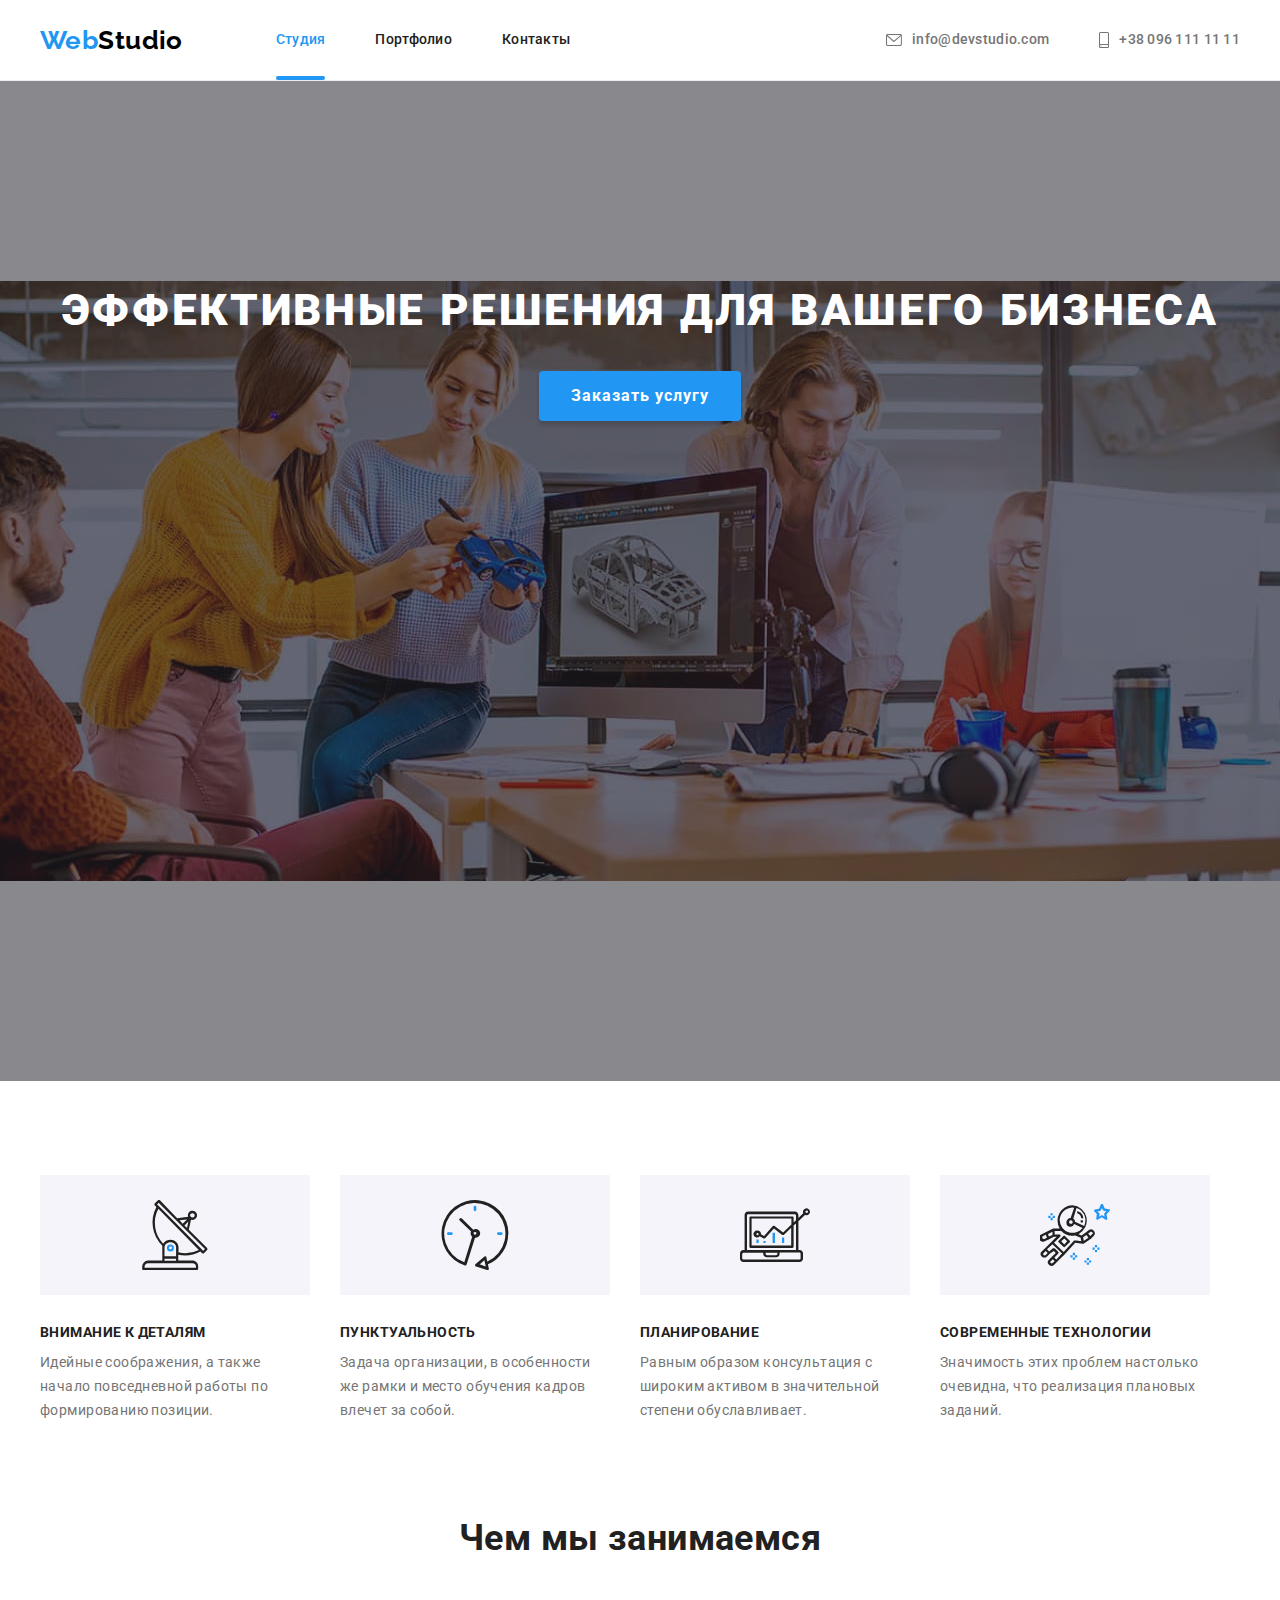
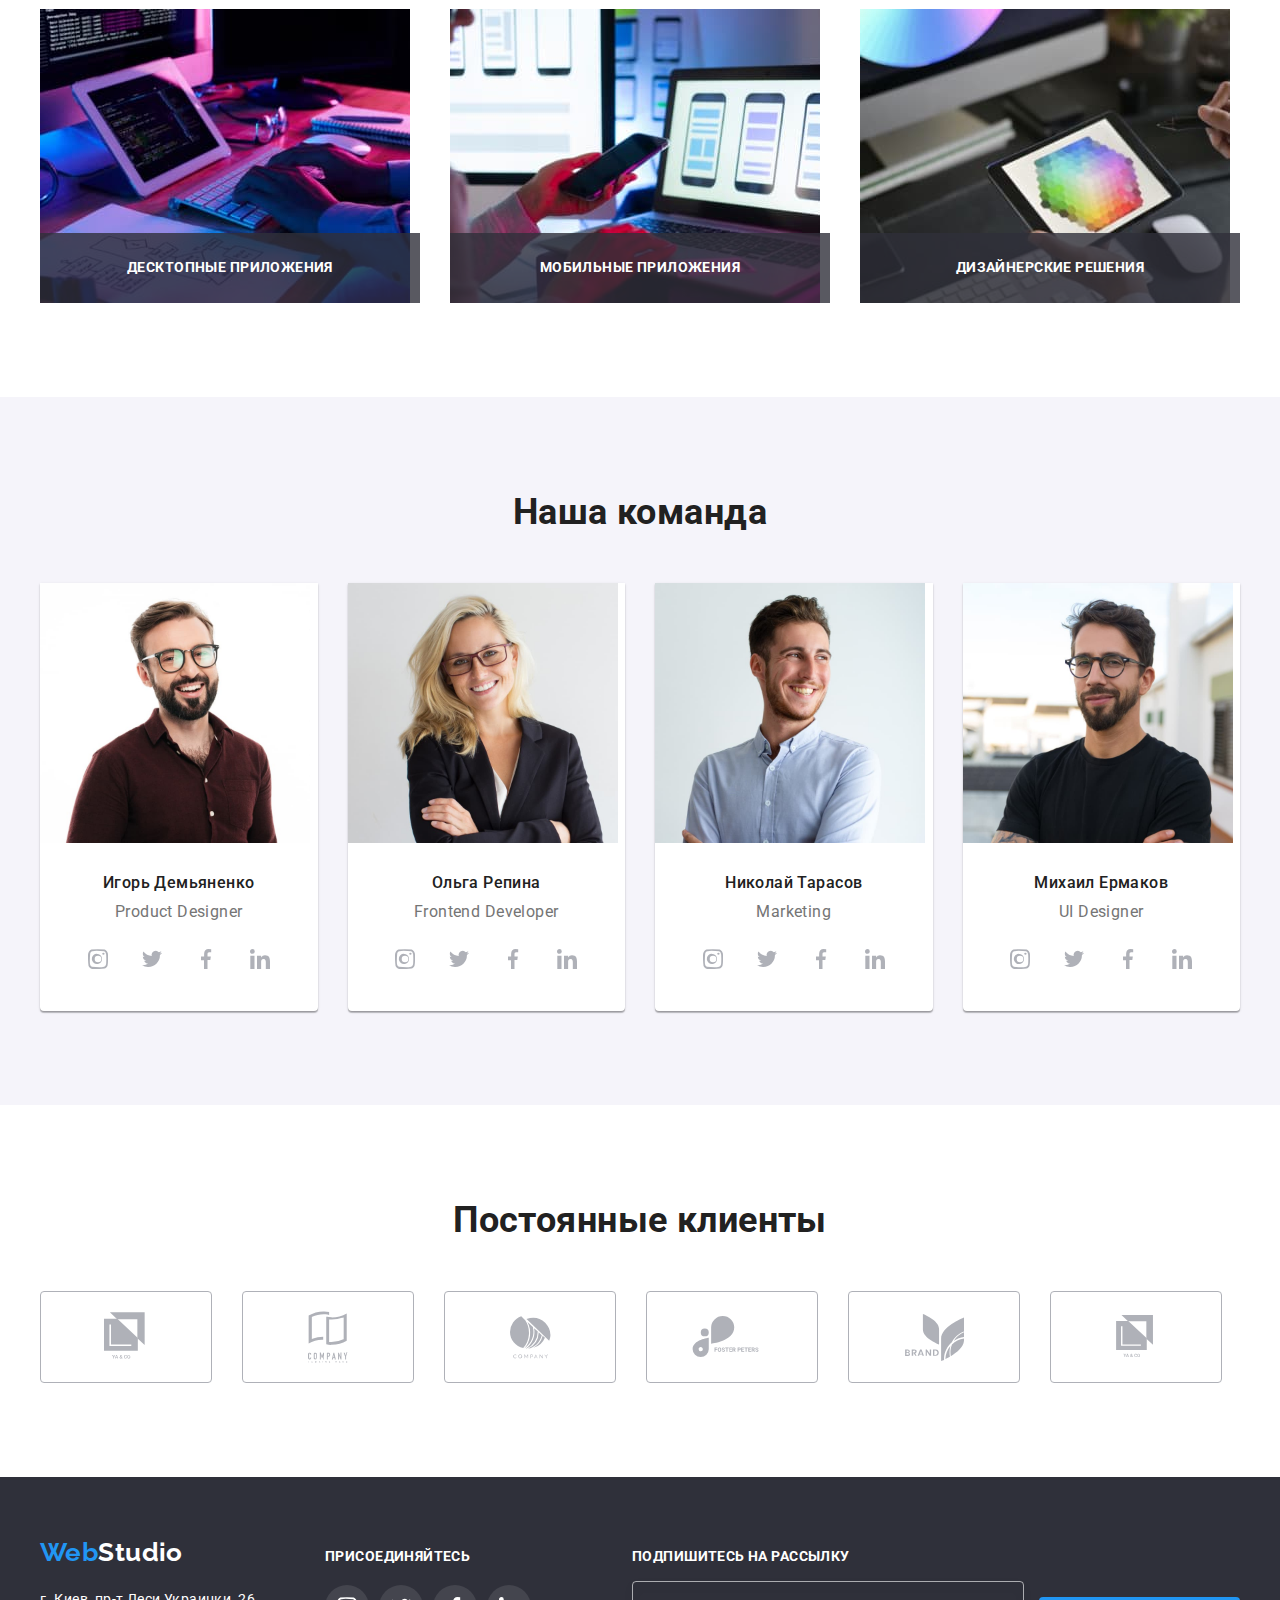
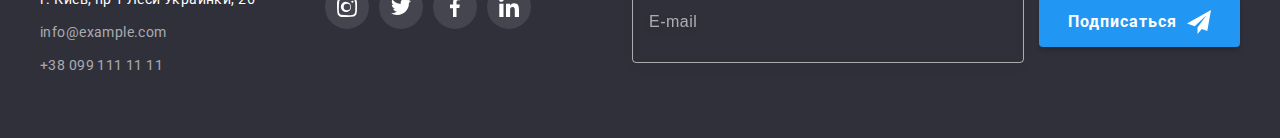
<file: index.html>
<!DOCTYPE html>
<html lang="ru">
  <head>
    <meta charset="UTF-8" />
    <meta http-equiv="X-UA-Compatible" content="IE=edge" />
    <meta name="viewport" content="width=device-width, initial-scale=1.0" />
    <title>Студия</title>
    <link
      href="https://fonts.googleapis.com/css2?family=Raleway:wght@700&family=Roboto:wght@400;500;700;900&display=swap"
      rel="stylesheet"
    />

    <link
      rel="stylesheet"
      href="https://cdnjs.cloudflare.com/ajax/libs/modern-normalize/1.0.0/modern-normalize.min.css"
      integrity="sha512-ISS7cAi1PEhQ8jnbJpJZMd29NlhNj4AWYyLOSp2CE/CsHxTCu+r+t0D2yoJudVrd0/8fTVPUVDzY5Tvli75u/g=="
      crossorigin="anonymous"
    />

    <!-- <link rel="stylesheet" href="./css/styles.css" /> -->
    <link rel="stylesheet" href="./css/main.min.css" />
  </head>
  <body>
    <!-- HEADER -->
    <header class="page-header">
      <div class="container container--flex container--flex-property">
        <nav class="site-nav">
          <a href="index.html" lang="en" class="logo site-nav__logo link">
            <span class="logo__accent">Web</span>Studio
          </a>

          <ul class="navigation list">
            <li class="navigation__item">
              <a
                href="./index.html "
                class="navigation__link link navigation__link--current"
                >Студия</a
              >
            </li>
            <li class="navigation__item">
              <a
                href="./portfolio.html"
                class="navigation__link link transition-link"
                >Портфолио</a
              >
            </li>
            <li class="navigation__item">
              <a href="#" class="navigation__link link transition-link"
                >Контакты</a
              >
            </li>
          </ul>
        </nav>
        <ul class="adds page-header__adds list">
          <li class="adds__item">
            <a
              href="mailto:info@example.com"
              class="adds__link link transition-link"
            >
              <svg class="adds__icon transition-link" width="16" height="12">
                <use href="./images/sprite.svg#icon-envelope"></use>
              </svg>
              info@devstudio.com
            </a>
          </li>
          <li class="adds__item">
            <a href="tel:+380991111111" class="adds__link link transition-link">
              <svg class="adds__icon transition-link" width="10" height="16">
                <use href="./images/sprite.svg#icon-smartphone"></use>
              </svg>
              +38 096 111 11 11</a
            >
          </li>
        </ul>
      </div>
    </header>
    <!-- /HEADER -->

    <!--main-->
    <main>
      <!-- HERO -->

      <section class="hero">
        <div class="hero__bg">
          <div class="container">
            <h1 class="hero__title">Эффективные решения для вашего бизнеса</h1>
            <button type="button" class="hero__button button" data-modal-open>
              Заказать услугу
            </button>
          </div>
        </div>
      </section>
      <!-- /HERO -->

      <!-- QUALITY -->
      <section class="quality section">
        <div class="container">
          <!--Заголовок h2 "Качества" будет скрытым-->
          <h2 class="visually-hidden" hidden>Качества</h2>
          <ul class="list quality-list">
            <li class="quality-list__item">
              <div class="quality-wrapper">
                <svg class="quality-list__icon" width="70" height="70">
                  <use href="./images/sprite.svg#icon-antenna"></use>
                </svg>
              </div>
              <h3 class="quality-list__title">Внимание к деталям</h3>
              <p>
                Идейные соображения, а также начало повседневной работы по
                формированию позиции.
              </p>
            </li>
            <li class="quality-list__item">
              <div class="quality-wrapper">
                <svg class="quality-list__icon" width="70" height="70">
                  <use href="./images/sprite.svg#icon-clock"></use>
                </svg>
              </div>
              <h3 class="quality-list__title">Пунктуальность</h3>
              <p>
                Задача организации, в особенности же рамки и место обучения
                кадров влечет за собой.
              </p>
            </li>
            <li class="quality-list__item">
              <div class="quality-wrapper">
                <svg class="quality-list__icon" width="70" height="70">
                  <use href="./images/sprite.svg#icon-diagram"></use>
                </svg>
              </div>
              <h3 class="quality-list__title">Планирование</h3>
              <p>
                Равным образом консультация с широким активом в значительной
                степени обуславливает.
              </p>
            </li>
            <li class="quality-list__item">
              <div class="quality-wrapper">
                <svg class="quality-list__icon" width="70" height="70">
                  <use href="./images/sprite.svg#icon-astronaut"></use>
                </svg>
              </div>
              <h3 class="quality-list__title">Современные технологии</h3>
              <p>
                Значимость этих проблем настолько очевидна, что реализация
                плановых заданий.
              </p>
            </li>
          </ul>
        </div>
      </section>
      <!-- /QUALITY -->

      <!-- WORK -->
      <section class="work section">
        <div class="container">
          <h2 class="page-title">Чем мы занимаемся</h2>
          <ul class="list work-list">
            <li class="work-list__item">
              <img
                src="./images/box1.jpg"
                alt="Занятие 1"
                class="work-list__pic"
                width="370"
              />
              <div class="work-overlay">
                <p class="work-overlay__text">Десктопные приложения</p>
              </div>
            </li>
            <li class="work-list__item">
              <img
                src="./images/box2.jpg"
                alt="Занятие 2"
                class="work-list__pic"
                width="370"
              />
              <div class="work-overlay">
                <p class="work-overlay__text">Мобильные приложения</p>
              </div>
            </li>
            <li class="work-list__item">
              <img
                src="./images/box3.jpg"
                alt="Занятие 3"
                class="work-list__pic"
                width="370"
              />
              <div class="work-overlay">
                <p class="work-overlay__text">Дизайнерские решения</p>
              </div>
            </li>
          </ul>
        </div>
      </section>
      <!-- /WORK -->

      <!-- TEAM -->
      <section class="team section">
        <div class="container">
          <h2 class="page-title">Наша команда</h2>
          <ul class="list team-list">
            <li class="team-list__item">
              <img
                src="./images/worker1.jpg"
                alt="Игорь Демьяненко. Продакт дизайнер"
                width="270"
                class="team-list__pic"
              />
              <div class="team-wrapper">
                <h3 class="team-list__people">Игорь Демьяненко</h3>
                <p lang="en" class="team-list__post">Product Designer</p>
                <ul class="list social-networks social-networks--geometry">
                  <li class="social-networks__item">
                    <a href="#" class="link social-networks__link">
                      <svg class="social-networks__icon" width="20" height="20">
                        <use href="./images/sprite.svg#icon-instagram"></use>
                      </svg>
                    </a>
                  </li>
                  <li class="social-networks__item">
                    <a href="#" class="link social-networks__link">
                      <svg class="social-networks__icon" width="20" height="20">
                        <use href="./images/sprite.svg#icon-twitter"></use>
                      </svg>
                    </a>
                  </li>
                  <li class="social-networks__item">
                    <a href="#" class="link social-networks__link">
                      <svg class="social-networks__icon" width="20" height="20">
                        <use href="./images/sprite.svg#icon-facebook"></use>
                      </svg>
                    </a>
                  </li>
                  <li class="social-networks__item">
                    <a href="#" class="link social-networks__link">
                      <svg class="social-networks__icon" width="20" height="20">
                        <use href="./images/sprite.svg#icon-linkedin"></use>
                      </svg>
                    </a>
                  </li>
                </ul>
              </div>
            </li>
            <li class="team-list__item">
              <img
                src="./images/worker2.jpg"
                alt="Ольга Репина. Фронтэнд дивэлопэ"
                width="270"
                class="team-list__pic"
              />
              <div class="team-wrapper">
                <h3 class="team-list__people">Ольга Репина</h3>
                <p lang="en" class="team-list__post">Frontend Developer</p>
                <ul class="list social-networks social-networks--geometry">
                  <li class="social-networks__item">
                    <a href="#" class="link social-networks__link">
                      <svg class="social-networks__icon" width="20" height="20">
                        <use href="./images/sprite.svg#icon-instagram"></use>
                      </svg>
                    </a>
                  </li>
                  <li class="social-networks__item">
                    <a href="#" class="link social-networks__link">
                      <svg class="social-networks__icon" width="20" height="20">
                        <use href="./images/sprite.svg#icon-twitter"></use>
                      </svg>
                    </a>
                  </li>
                  <li class="social-networks__item">
                    <a href="#" class="link social-networks__link">
                      <svg class="social-networks__icon" width="20" height="20">
                        <use href="./images/sprite.svg#icon-facebook"></use>
                      </svg>
                    </a>
                  </li>
                  <li class="social-networks__item">
                    <a href="#" class="link social-networks__link">
                      <svg class="social-networks__icon" width="20" height="20">
                        <use href="./images/sprite.svg#icon-linkedin"></use>
                      </svg>
                    </a>
                  </li>
                </ul>
              </div>
            </li>
            <li class="team-list__item">
              <img
                src="./images/worker3.jpg"
                alt="Николай Тарасов. Макетинг"
                width="270"
                class="team-list__pic"
              />
              <div class="team-wrapper">
                <h3 class="team-list__people">Николай Тарасов</h3>
                <p lang="en" class="team-list__post">Marketing</p>
                <ul class="list social-networks social-networks--geometry">
                  <li class="social-networks__item">
                    <a href="#" class="link social-networks__link">
                      <svg class="social-networks__icon" width="20" height="20">
                        <use href="./images/sprite.svg#icon-instagram"></use>
                      </svg>
                    </a>
                  </li>
                  <li class="social-networks__item">
                    <a href="#" class="link social-networks__link">
                      <svg class="social-networks__icon" width="20" height="20">
                        <use href="./images/sprite.svg#icon-twitter"></use>
                      </svg>
                    </a>
                  </li>
                  <li class="social-networks__item">
                    <a href="#" class="link social-networks__link">
                      <svg class="social-networks__icon" width="20" height="20">
                        <use href="./images/sprite.svg#icon-facebook"></use>
                      </svg>
                    </a>
                  </li>
                  <li class="social-networks__item">
                    <a href="#" class="link social-networks__link">
                      <svg class="social-networks__icon" width="20" height="20">
                        <use href="./images/sprite.svg#icon-linkedin"></use>
                      </svg>
                    </a>
                  </li>
                </ul>
              </div>
            </li>
            <li class="team-list__item">
              <img
                src="./images/worker4.jpg"
                alt="Михаил Ермаков. Юай дизайнер"
                width="270"
                class="team-list__pic"
              />
              <div class="team-wrapper">
                <h3 class="team-list__people">Михаил Ермаков</h3>
                <p lang="en" class="team-list__post">UI Designer</p>
                <ul class="list social-networks social-networks--geometry">
                  <li class="social-networks__item">
                    <a href="#" class="link social-networks__link">
                      <svg class="social-networks__icon" width="20" height="20">
                        <use href="./images/sprite.svg#icon-instagram"></use>
                      </svg>
                    </a>
                  </li>
                  <li class="social-networks__item">
                    <a href="#" class="link social-networks__link">
                      <svg class="social-networks__icon" width="20" height="20">
                        <use href="./images/sprite.svg#icon-twitter"></use>
                      </svg>
                    </a>
                  </li>
                  <li class="social-networks__item">
                    <a href="#" class="link social-networks__link">
                      <svg class="social-networks__icon" width="20" height="20">
                        <use href="./images/sprite.svg#icon-facebook"></use>
                      </svg>
                    </a>
                  </li>
                  <li class="social-networks__item">
                    <a href="#" class="link social-networks__link">
                      <svg class="social-networks__icon" width="20" height="20">
                        <use href="./images/sprite.svg#icon-linkedin"></use>
                      </svg>
                    </a>
                  </li>
                </ul>
              </div>
            </li>
          </ul>
        </div>
      </section>
      <!-- /TEAM -->

      <!-- CLIENTS -->
      <section class="clients section">
        <div class="container">
          <h2 class="page-title">Постоянные клиенты</h2>
          <ul class="clients-list list">
            <li class="clients-list__item">
              <a href="#" class="link clients-list__link">
                <svg class="clients-list__icon" width="45" height="50">
                  <use href="./images/sprite.svg#icon-logo1"></use>
                </svg>
              </a>
            </li>
            <li class="clients-list__item">
              <a href="#" class="link clients-list__link">
                <svg class="clients-list__icon" width="40" height="52">
                  <use href="./images/sprite.svg#icon-logo2"></use>
                </svg>
              </a>
            </li>
            <li class="clients-list__item">
              <a href="#" class="link clients-list__link">
                <svg class="clients-list__icon" width="41" height="43">
                  <use href="./images/sprite.svg#icon-logo3"></use>
                </svg>
              </a>
            </li>
            <li class="clients-list__item">
              <a href="#" class="link clients-list__link">
                <svg class="clients-list__icon" width="80" height="42">
                  <use href="./images/sprite.svg#icon-logo4"></use>
                </svg>
              </a>
            </li>
            <li class="clients-list__item">
              <a href="#" class="link clients-list__link">
                <svg class="clients-list__icon" width="59" height="47">
                  <use href="./images/sprite.svg#icon-logo5"></use>
                </svg>
              </a>
            </li>
            <li class="clients-list__item">
              <a href="#" class="link clients-list__link">
                <svg class="clients-list__icon" width="89" height="45">
                  <use href="./images/sprite.svg#icon-logo1"></use>
                </svg>
              </a>
            </li>
          </ul>
        </div>
      </section>
      <!-- /CLIENTS -->
    </main>

    <!-- FOOTER -->
    <footer class="basement">
      <div class="container basement__container">
        <div class="basement-wrapper">
          <a
            href="index.html"
            lang="en"
            class="logo basement__logo basement__logo--color link"
          >
            <span class="logo__accent">Web</span>Studio
          </a>
          <address class="basement-adds">
            <p class="basement-adds__value basement__adds-item">
              г. Киев, пр-т Леси Украинки, 26
            </p>
            <a
              href="mailto:info@example.com"
              class="basement-adds__link link basement__adds-item transition-link"
              >info@example.com</a
            >
            <a
              href="tel:+380991111111"
              class="basement-adds__link link basement__adds-item transition-link"
              >+38 099 111 11 11</a
            >
          </address>
        </div>
        <div class="basement-wrapper">
          <p class="basement-text">присоединяйтесь</p>
          <ul class="list social-networks">
            <li class="social-networks__item social-networks__item--margin">
              <a
                href="#"
                class="link social-networks__link basement__social-networks-link"
              >
                <svg class="social-networks__icon" width="20" height="20">
                  <use href="./images/sprite.svg#icon-instagram"></use>
                </svg>
              </a>
            </li>
            <li class="social-networks__item social-networks__item--margin">
              <a
                href="#"
                class="link social-networks__link basement__social-networks-link"
              >
                <svg class="social-networks__icon" width="20" height="20">
                  <use href="./images/sprite.svg#icon-twitter"></use>
                </svg>
              </a>
            </li>
            <li class="social-networks__item social-networks__item--margin">
              <a
                href="#"
                class="link social-networks__link basement__social-networks-link"
              >
                <svg class="social-networks__icon" width="20" height="20">
                  <use href="./images/sprite.svg#icon-facebook"></use>
                </svg>
              </a>
            </li>
            <li class="social-networks__item social-networks__item--margin">
              <a
                href="#"
                class="link social-networks__link basement__social-networks-link"
              >
                <svg class="social-networks__icon" width="20" height="20">
                  <use href="./images/sprite.svg#icon-linkedin"></use>
                </svg>
              </a>
            </li>
          </ul>
        </div>
        <div class="basement-wrapper">
          <form class="form">
            <label for="form-label" class="form__label basement-text">
              <span class="form__text">Подпишитесь на рассылку</span>
            </label>
            <input
              type="email"
              name="email"
              id="form-label"
              class="form__input"
              placeholder="E-mail"
            />
            <button type="submit" class="form__button button">
              <span class="button__text"
                >Подписаться
                <svg class="button__icon" width="24" height="24">
                  <use href="./images/sprite.svg#icon-send"></use>
                </svg>
              </span>
            </button>
          </form>
        </div>
      </div>
    </footer>
    <!-- /FOOTER -->

    <!-- MODAL-WINDOW -->

    <div class="backdrop is-hidden" data-modal>
      <div class="modal">
        <button type="button" class="close" data-modal-close>
          <svg class="close__icon" width="18" height="18">
            <use href="./images/sprite.svg#icon-close"></use>
          </svg>
        </button>
        <div class="form-modal-wrapper">
          <p class="modal__text">Оставьте свои данные, мы вам перезвоним</p>
          <form class="form-modal">
            <label class="form-modal__label">
              <span class="form-modal__span">Имя</span>
              <span class="form-modal__field">
                <input type="text" name="name" class="form-modal__input" />
                <span class="form-icon">
                  <svg class="form-icon__svg" width="18" height="18">
                    <use href="./images/sprite.svg#icon-person"></use>
                  </svg>
                </span>
              </span>
            </label>
            <label class="form-modal__label">
              <span class="form-modal__span">Телефон</span>
              <span class="form-modal__field">
                <input type="tel" name="phone" class="form-modal__input" />
                <span class="form-icon">
                  <svg class="form-icon__svg" width="18" height="18">
                    <use href="./images/sprite.svg#icon-phone"></use>
                  </svg>
                </span>
              </span>
            </label>
            <label class="form-modal__label">
              <span class="form-modal__span">Почта</span>
              <span class="form-modal__field">
                <input type="email" name="email" class="form-modal__input" />
                <span class="form-icon">
                  <svg class="form-icon__svg" width="18" height="18">
                    <use href="./images/sprite.svg#icon-email"></use>
                  </svg>
                </span>
              </span>
            </label>
            <label class="form-modal__label form-modal__label--textarea">
              <span class="form-modal__span">Комментарий</span>
              <textarea
                name="feedback"
                class="form-modal__textarea"
                placeholder="Введите текст"
              ></textarea>
            </label>

            <label class="form-modal__policy-label">
              <input type="checkbox" name="policy-agree" class="checkbox" />
              <span class="policy-icon">
                <svg class="policy-icon__check" width="16" height="15">
                  <use href="./images/sprite.svg#icon-check"></use>
                </svg>
              </span>

              Соглашаюсь с рассылкой и принимаю&nbsp;
              <a href="#" class="form-modal__policy">Условия договора</a>
            </label>
            <div class="wrapper-btn">
              <button type="submit" class="form-modal__button button">
                <span class="button__text">Отправить</span>
              </button>
            </div>
          </form>
        </div>
      </div>
    </div>
    <!-- /MODAL-WINDOW -->
    <script src="./js/modal.js"></script>
  </body>
</html>
</file>
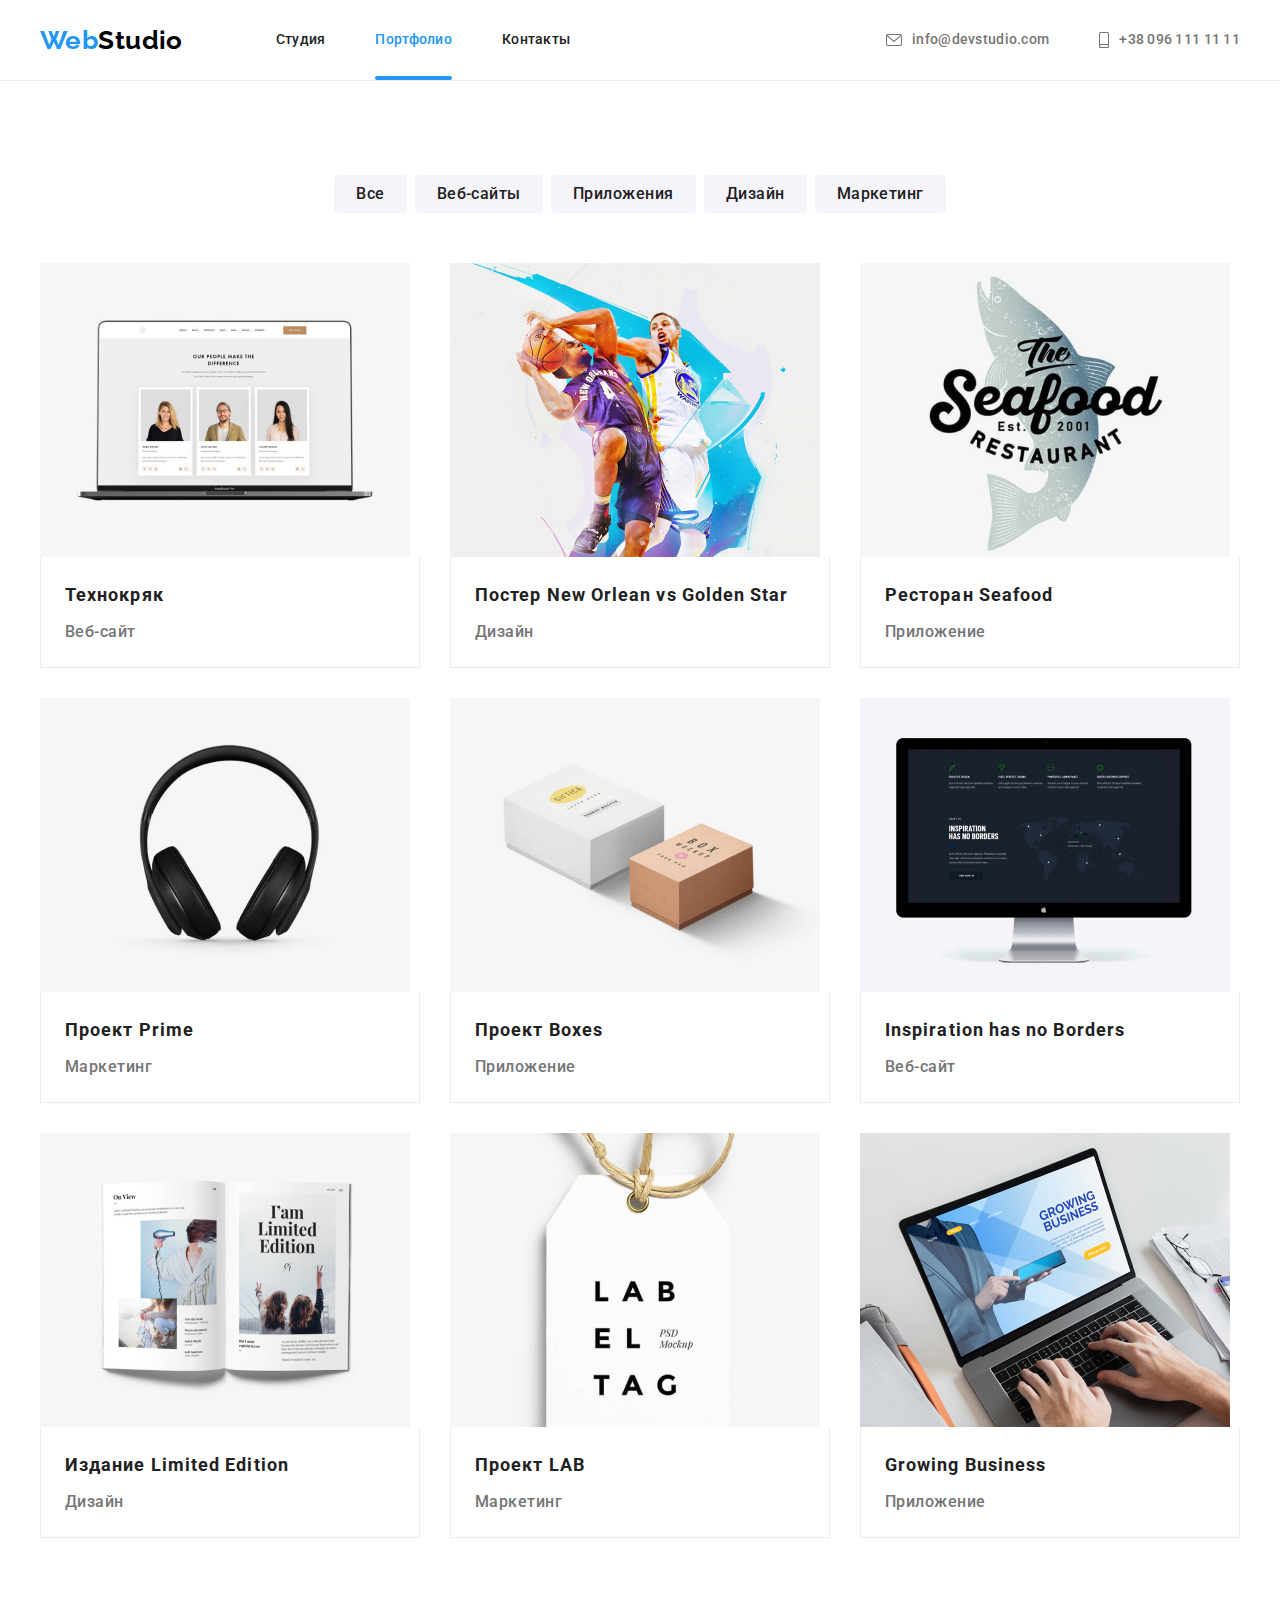
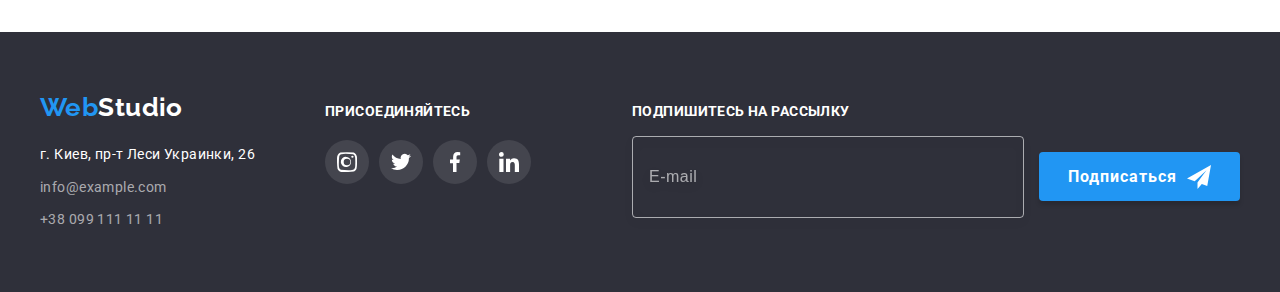
<file: portfolio.html>
<!DOCTYPE html>
<html lang="ru">
  <head>
    <meta charset="UTF-8" />
    <meta http-equiv="X-UA-Compatible" content="IE=edge" />
    <meta name="viewport" content="width=device-width, initial-scale=1.0" />
    <title>Студия</title>
    <link
      href="https://fonts.googleapis.com/css2?family=Raleway:wght@700&family=Roboto:wght@400;500;700;900&display=swap"
      rel="stylesheet"
    />
    <link
      rel="stylesheet"
      href="https://cdnjs.cloudflare.com/ajax/libs/modern-normalize/1.0.0/modern-normalize.min.css"
      integrity="sha512-ISS7cAi1PEhQ8jnbJpJZMd29NlhNj4AWYyLOSp2CE/CsHxTCu+r+t0D2yoJudVrd0/8fTVPUVDzY5Tvli75u/g=="
      crossorigin="anonymous"
    />
    <!-- <link rel="stylesheet" href="./css/styles.css" /> -->
    <link rel="stylesheet" href="./css/main.min.css" />
  </head>
  <body>
    <!-- HEADER -->
    <header class="page-header">
      <div class="container container--flex container--flex-property">
        <nav class="site-nav">
          <a href="index.html" lang="en" class="logo site-nav__logo link">
            <span class="logo__accent">Web</span>Studio
          </a>

          <ul class="navigation list">
            <li class="navigation__item">
              <a
                href="./index.html "
                class="navigation__link link transition-link"
                >Студия</a
              >
            </li>
            <li class="navigation__item">
              <a
                href="./portfolio.html"
                class="navigation__link link navigation__link--current"
                >Портфолио</a
              >
            </li>
            <li class="navigation__item">
              <a href="#" class="navigation__link link transition-link"
                >Контакты</a
              >
            </li>
          </ul>
        </nav>
        <ul class="adds page-header__adds list">
          <li class="adds__item">
            <a
              href="mailto:info@example.com"
              class="adds__link link transition-link"
            >
              <svg class="adds__icon transition-link" width="16" height="12">
                <use href="./images/sprite.svg#icon-envelope"></use>
              </svg>
              info@devstudio.com
            </a>
          </li>
          <li class="adds__item">
            <a href="tel:+380991111111" class="adds__link link transition-link">
              <svg class="adds__icon transition-link" width="10" height="16">
                <use href="./images/sprite.svg#icon-smartphone"></use>
              </svg>
              +38 096 111 11 11</a
            >
          </li>
        </ul>
      </div>
    </header>
    <!-- /HEADER -->

    <!-- MAIN -->
    <main>
      <!-- PORTFOLIO SECTION -->
      <section class="portfolio section">
        <div class="container">
          <!-- SECRET HEADER -->
          <h2 class="visually-hidden" hidden>Фильтр</h2>
          <!-- /SECRET HEADER -->

          <ul class="list filter">
            <li class="filter__item">
              <button type="button" class="button filter__button">Все</button>
            </li>
            <li class="filter__item">
              <button type="button" class="button filter__button">
                Веб-сайты
              </button>
            </li>
            <li class="filter__item">
              <button type="button" class="button filter__button">
                Приложения
              </button>
            </li>
            <li class="filter__item">
              <button type="button" class="button filter__button">
                Дизайн
              </button>
            </li>
            <li class="filter__item">
              <button type="button" class="button filter__button">
                Маркетинг
              </button>
            </li>
          </ul>

          <!-- SECRET HEADER -->
          <h1 class="visually-hidden" hidden>Портфолио</h1>
          <!-- /SECRET HEADER -->

          <ul class="list portfolio-list">
            <li class="portfolio-list__item">
              <a href="#" class="link portfolio-list__link">
                <div class="shadow-cards">
                  <div class="thumb">
                    <img
                      src="./images/portfolio/project1.jpg"
                      alt="Веб-сайт технокряк"
                      width="370"
                      class="portfolio-list__img"
                    />
                    <div class="portfolio-overlay">
                      <p class="portfolio-overlay__text">
                        Технокряк это современная площадка распространения
                        коронавируса. Компании используют эту платформу для
                        цифрового шпионажа и атак на защищённые сервера
                        конкурентов.
                      </p>
                    </div>
                  </div>

                  <div class="portfolio-title">
                    <h2 class="portfolio-title__text">Технокряк</h2>
                    <p class="portfolio-title__description">Веб-сайт</p>
                  </div>
                </div>
              </a>
            </li>
            <li class="portfolio-list__item">
              <a href="#" class="link portfolio-list__link">
                <div class="shadow-cards">
                  <div class="thumb">
                    <img
                      src="./images/portfolio/project2.jpg"
                      alt="Дизайн постера New Orlean vs Golden Star"
                      width="370"
                      class="portfolio-list__img"
                    />
                    <div class="portfolio-overlay">
                      <p class="portfolio-overlay__text">
                        Технокряк это современная площадка распространения
                        коронавируса. Компании используют эту платформу для
                        цифрового шпионажа и атак на защищённые сервера
                        конкурентов.
                      </p>
                    </div>
                  </div>
                  <div class="portfolio-title">
                    <h2 class="portfolio-title__text">
                      Постер New Orlean vs Golden Star
                    </h2>
                    <p class="portfolio-title__description">Дизайн</p>
                  </div>
                </div>
              </a>
            </li>
            <li class="portfolio-list__item">
              <a href="#" class="link portfolio-list__link">
                <div class="shadow-cards">
                  <div class="thumb">
                    <img
                      src="./images/portfolio/project3.jpg"
                      alt="Приложение ресторана Seafood"
                      width="370"
                      class="portfolio-list__img"
                    />
                    <div class="portfolio-overlay">
                      <p class="portfolio-overlay__text">
                        Технокряк это современная площадка распространения
                        коронавируса. Компании используют эту платформу для
                        цифрового шпионажа и атак на защищённые сервера
                        конкурентов.
                      </p>
                    </div>
                  </div>
                  <div class="portfolio-title">
                    <h2 class="portfolio-title__text">Ресторан Seafood</h2>
                    <p class="portfolio-title__description">Приложение</p>
                  </div>
                </div>
              </a>
            </li>
            <li class="portfolio-list__item">
              <a href="#" class="link portfolio-list__link">
                <div class="shadow-cards">
                  <div class="thumb">
                    <img
                      src="./images/portfolio/project4.jpg"
                      alt="Маркетинг проекта Prime"
                      width="370"
                      class="portfolio-list__img"
                    />
                    <div class="portfolio-overlay">
                      <p class="portfolio-overlay__text">
                        Технокряк это современная площадка распространения
                        коронавируса. Компании используют эту платформу для
                        цифрового шпионажа и атак на защищённые сервера
                        конкурентов.
                      </p>
                    </div>
                  </div>
                  <div class="portfolio-title">
                    <h2 class="portfolio-title__text">Проект Prime</h2>
                    <p class="portfolio-title__description">Маркетинг</p>
                  </div>
                </div>
              </a>
            </li>
            <li class="portfolio-list__item">
              <a href="#" class="link portfolio-list__link">
                <div class="shadow-cards">
                  <div class="thumb">
                    <img
                      src="./images/portfolio/project5.jpg"
                      alt="Приложение проекта Boxes"
                      width="370"
                      class="portfolio-list__img"
                    />
                    <div class="portfolio-overlay">
                      <p class="portfolio-overlay__text">
                        Технокряк это современная площадка распространения
                        коронавируса. Компании используют эту платформу для
                        цифрового шпионажа и атак на защищённые сервера
                        конкурентов.
                      </p>
                    </div>
                  </div>
                  <div class="portfolio-title">
                    <h2 class="portfolio-title__text">Проект Boxes</h2>
                    <p class="portfolio-title__description">Приложение</p>
                  </div>
                </div>
              </a>
            </li>
            <li class="portfolio-list__item">
              <a href="#" class="link portfolio-list__link">
                <div class="shadow-cards">
                  <div class="thumb">
                    <img
                      src="./images/portfolio/project6.jpg"
                      alt="Веб-сайт Inspiration has no Borders"
                      width="370"
                      class="portfolio-list__img"
                    />
                    <div class="portfolio-overlay">
                      <p class="portfolio-overlay__text">
                        Технокряк это современная площадка распространения
                        коронавируса. Компании используют эту платформу для
                        цифрового шпионажа и атак на защищённые сервера
                        конкурентов.
                      </p>
                    </div>
                  </div>
                  <div class="portfolio-title">
                    <h2 lang="en" class="portfolio-title__text">
                      Inspiration has no Borders
                    </h2>
                    <p class="portfolio-title__description">Веб-сайт</p>
                  </div>
                </div>
              </a>
            </li>
            <li class="portfolio-list__item">
              <a href="#" class="link portfolio-list__link">
                <div class="shadow-cards">
                  <div class="thumb">
                    <img
                      src="./images/portfolio/project7.jpg"
                      alt="Дизайн для издания Limited Edition"
                      width="370"
                      class="portfolio-list__img"
                    />
                    <div class="portfolio-overlay">
                      <p class="portfolio-overlay__text">
                        Технокряк это современная площадка распространения
                        коронавируса. Компании используют эту платформу для
                        цифрового шпионажа и атак на защищённые сервера
                        конкурентов.
                      </p>
                    </div>
                  </div>
                  <div class="portfolio-title">
                    <h2 class="portfolio-title__text">
                      Издание Limited Edition
                    </h2>
                    <p class="portfolio-title__description">Дизайн</p>
                  </div>
                </div>
              </a>
            </li>
            <li class="portfolio-list__item">
              <a href="#" class="link portfolio-list__link">
                <div class="shadow-cards">
                  <div class="thumb">
                    <img
                      src="./images/portfolio/project8.jpg"
                      alt="Маркетинг проекта LAB"
                      width="370"
                      class="portfolio-list__img"
                    />
                    <div class="portfolio-overlay">
                      <p class="portfolio-overlay__text">
                        Технокряк это современная площадка распространения
                        коронавируса. Компании используют эту платформу для
                        цифрового шпионажа и атак на защищённые сервера
                        конкурентов.
                      </p>
                    </div>
                  </div>
                  <div class="portfolio-title">
                    <h2 class="portfolio-title__text">Проект LAB</h2>
                    <p class="portfolio-title__description">Маркетинг</p>
                  </div>
                </div>
              </a>
            </li>
            <li class="portfolio-list__item">
              <a href="#" class="link portfolio-list__link">
                <div class="shadow-cards">
                  <div class="thumb">
                    <img
                      src="./images/portfolio/project9.jpg"
                      alt="Приложение Growing Business"
                      width="370"
                      class="portfolio-list__img"
                    />
                    <div class="portfolio-overlay">
                      <p class="portfolio-overlay__text">
                        Технокряк это современная площадка распространения
                        коронавируса. Компании используют эту платформу для
                        цифрового шпионажа и атак на защищённые сервера
                        конкурентов.
                      </p>
                    </div>
                  </div>
                  <div class="portfolio-title">
                    <h2 lang="en" class="portfolio-title__text">
                      Growing Business
                    </h2>
                    <p class="portfolio-title__description">Приложение</p>
                  </div>
                </div>
              </a>
            </li>
          </ul>
        </div>
      </section>
      <!-- /PORTFOLIO SECTION -->
    </main>

    <!-- FOOTER -->
    <footer class="basement">
      <div class="container basement__container">
        <div class="basement-wrapper">
          <a
            href="index.html"
            lang="en"
            class="logo basement__logo basement__logo--color link"
          >
            <span class="logo__accent">Web</span>Studio
          </a>
          <address class="basement-adds">
            <p class="basement-adds__value basement__adds-item">
              г. Киев, пр-т Леси Украинки, 26
            </p>
            <a
              href="mailto:info@example.com"
              class="basement-adds__link link basement__adds-item transition-link"
              >info@example.com</a
            >
            <a
              href="tel:+380991111111"
              class="basement-adds__link link basement__adds-item transition-link"
              >+38 099 111 11 11</a
            >
          </address>
        </div>
        <div class="basement-wrapper">
          <p class="basement-text">присоединяйтесь</p>
          <ul class="list social-networks">
            <li class="social-networks__item social-networks__item--margin">
              <a
                href="#"
                class="link social-networks__link basement__social-networks-link"
              >
                <svg class="social-networks__icon" width="20" height="20">
                  <use href="./images/sprite.svg#icon-instagram"></use>
                </svg>
              </a>
            </li>
            <li class="social-networks__item social-networks__item--margin">
              <a
                href="#"
                class="link social-networks__link basement__social-networks-link"
              >
                <svg class="social-networks__icon" width="20" height="20">
                  <use href="./images/sprite.svg#icon-twitter"></use>
                </svg>
              </a>
            </li>
            <li class="social-networks__item social-networks__item--margin">
              <a
                href="#"
                class="link social-networks__link basement__social-networks-link"
              >
                <svg class="social-networks__icon" width="20" height="20">
                  <use href="./images/sprite.svg#icon-facebook"></use>
                </svg>
              </a>
            </li>
            <li class="social-networks__item social-networks__item--margin">
              <a
                href="#"
                class="link social-networks__link basement__social-networks-link"
              >
                <svg class="social-networks__icon" width="20" height="20">
                  <use href="./images/sprite.svg#icon-linkedin"></use>
                </svg>
              </a>
            </li>
          </ul>
        </div>
        <div class="basement-wrapper">
          <form class="form">
            <label for="form-label" class="form__label basement-text">
              <span class="form__text">Подпишитесь на рассылку</span>
            </label>
            <input
              type="email"
              name="email"
              id="form-label"
              class="form__input"
              placeholder="E-mail"
            />
            <button type="submit" class="form__button button">
              <span class="button__text"
                >Подписаться
                <svg class="button__icon" width="24" height="24">
                  <use href="./images/sprite.svg#icon-send"></use>
                </svg>
              </span>
            </button>
          </form>
        </div>
      </div>
    </footer>
    <!-- /FOOTER -->
  </body>
</html>
</file>
<file: css/main.min.css>
body{margin:0;background-color:#fff;color:#757575;font-family:"Roboto",Arial,Tahoma,sans-serif;font-size:14px;line-height:1.71;letter-spacing:0.03em}h1,h2,h3,h4,h5,h6,p{margin-top:0;margin-bottom:0}.list{padding-left:0;margin:0;list-style:none}.link{text-decoration:none}.container{margin-left:auto;margin-right:auto;padding-left:15px;padding-right:15px;width:1200px}.section{padding-top:94px;padding-bottom:94px}.transition-link{-webkit-transition-property:color, fill;transition-property:color, fill;-webkit-transition-duration:250ms;transition-duration:250ms;-webkit-transition-timing-function:cubic-bezier(0.4, 0, 0.2, 1);transition-timing-function:cubic-bezier(0.4, 0, 0.2, 1)}.visually-hidden{position:absolute;clip:rect(0 0 0 0);width:1px;height:1px;margin:-1px;border:0;padding:0;clip:rect(0 0 0 0);overflow:hidden}.page-header{border-bottom-width:1px;border-bottom-style:solid;border-bottom-color:#ececec}.navigation__link,.adds__link{display:block;padding-top:32px;padding-bottom:32px}.navigation__link{color:#212121;font-weight:500;line-height:1.14;letter-spacing:0.02em}.navigation__link:hover,.navigation__link:focus{color:#2196f3}.navigation__link--current{position:relative;color:#2196f3}.navigation__link--current::after{position:absolute;bottom:0;display:block;content:"";border-radius:2px;width:100%;height:4px;background-color:#2196f3}.adds{display:-webkit-box;display:-ms-flexbox;display:flex}.page-header__adds{margin-left:auto}.navigation__item:not(:last-child),.adds__item:not(:last-child){margin-right:50px}.adds__link{display:-webkit-box;display:-ms-flexbox;display:flex;-webkit-box-align:center;-ms-flex-align:center;align-items:center;color:inherit;font-weight:500;line-height:1.14;letter-spacing:0.02em}.adds__link:hover,.adds__link:focus{color:#2196f3}.container--flex,.navigation,.site-nav{display:-webkit-box;display:-ms-flexbox;display:flex}.container--flex-property,.site-nav{-webkit-box-align:center;-ms-flex-align:center;align-items:center}.adds__icon{fill:#757575;margin-right:10px}.adds__link:hover .adds__icon,.adds__link:focus .adds__icon{fill:#2196f3}.logo__accent{color:#2196f3}.logo{display:block;color:#000;font-family:"Raleway",sans-serif;font-weight:700;font-size:26px;line-height:1.19}.site-nav__logo{margin-right:93px}.hero{text-align:center}.hero__bg{margin-left:auto;margin-right:auto;height:600px;max-width:1600px;padding-top:200px;padding-bottom:200px;background-color:#c4c4c4;background-image:-webkit-gradient(linear, left top, left bottom, from(rgba(47,48,58,0.4)), to(rgba(47,48,58,0.4))),url(../images/bg-hero.jpg);background-image:linear-gradient(rgba(47,48,58,0.4), rgba(47,48,58,0.4)),url(../images/bg-hero.jpg);background-repeat:no-repeat;background-position:center}.hero__title{margin-bottom:30px;color:#fff;font-weight:900;font-size:44px;line-height:1.36;letter-spacing:0.06em;text-transform:uppercase}.hero__button{padding:10px 32px;min-width:200px}.button{color:#fff;background-color:#2196f3;font-family:inherit;font-weight:700;font-size:16px;line-height:1.87;text-align:center;letter-spacing:0.06em;border-radius:4px;border:none;-webkit-box-shadow:0px 4px 4px rgba(0,0,0,0.15);box-shadow:0px 4px 4px rgba(0,0,0,0.15);cursor:pointer;-webkit-transition-property:background-color;transition-property:background-color;-webkit-transition-duration:250ms;transition-duration:250ms;-webkit-transition-timing-function:cubic-bezier(0.4, 0, 0.2, 1);transition-timing-function:cubic-bezier(0.4, 0, 0.2, 1)}.button:hover{background-color:#188ce8}.backdrop{position:fixed;top:0;left:0;width:100%;height:100%;background-color:rgba(0,0,0,0.2);opacity:1;visibility:visible;-webkit-transition:visibility 250ms cubic-bezier(0.4, 0, 0.2, 1),opacity 250ms cubic-bezier(0.4, 0, 0.2, 1);transition:visibility 250ms cubic-bezier(0.4, 0, 0.2, 1),opacity 250ms cubic-bezier(0.4, 0, 0.2, 1)}.is-hidden{opacity:0;pointer-events:none;visibility:hidden}.backdrop.is-hidden .modal{-webkit-transform:translate(-50%, -100%);transform:translate(-50%, -100%)}.modal{position:absolute;top:50%;left:50%;-webkit-transform:translate(-50%, -50%);transform:translate(-50%, -50%);width:528px;height:581px;background-color:#fff;-webkit-transition:-webkit-transform 250ms cubic-bezier(0.4, 0, 0.2, 1);transition:-webkit-transform 250ms cubic-bezier(0.4, 0, 0.2, 1);transition:transform 250ms cubic-bezier(0.4, 0, 0.2, 1);transition:transform 250ms cubic-bezier(0.4, 0, 0.2, 1), -webkit-transform 250ms cubic-bezier(0.4, 0, 0.2, 1)}.close{position:absolute;top:0;right:0;display:-webkit-box;display:-ms-flexbox;display:flex;-webkit-box-pack:center;-ms-flex-pack:center;justify-content:center;-webkit-box-align:center;-ms-flex-align:center;align-items:center;margin-left:auto;margin-right:8px;margin-top:8px;width:30px;height:30px;background:#fff;border:1px solid rgba(0,0,0,0.1);border-radius:50%;-webkit-transition-property:fill;transition-property:fill;-webkit-transition-duration:250ms;transition-duration:250ms;-webkit-transition-timing-function:cubic-bezier(0.4, 0, 0.2, 1);transition-timing-function:cubic-bezier(0.4, 0, 0.2, 1)}.close:hover,.close:focus{fill:#2196f3}.form-modal-wrapper{padding:40px}.modal__text{margin-bottom:12px;color:#212121;text-align:center;font-size:20px;line-height:1.15;font-weight:700;font-style:normal}.form-modal__label{display:-webkit-box;display:-ms-flexbox;display:flex;-webkit-box-orient:vertical;-webkit-box-direction:normal;-ms-flex-direction:column;flex-direction:column;margin-bottom:10px}.form-modal__label--textarea{margin-bottom:25px}.form-modal__span{margin-bottom:4px;font-style:normal;font-weight:400;font-size:12px;line-height:1.17;letter-spacing:0.01em}.form-modal__input{padding:12px 42px;height:40px;border:1px solid rgba(33,33,33,0.2);-webkit-box-sizing:border-box;box-sizing:border-box;border-radius:4px;-webkit-transition-property:border;transition-property:border;-webkit-transition-duration:250ms;transition-duration:250ms;-webkit-transition-timing-function:cubic-bezier(0.4, 0, 0.2, 1);transition-timing-function:cubic-bezier(0.4, 0, 0.2, 1)}.form-modal__input:focus+.form-icon{fill:#2196f3}.form-modal__textarea{padding:12px 16px;height:120px;border:1px solid rgba(33,33,33,0.2);-webkit-box-sizing:border-box;box-sizing:border-box;border-radius:4px;-webkit-transition-property:border;transition-property:border;-webkit-transition-duration:250ms;transition-duration:250ms;-webkit-transition-timing-function:cubic-bezier(0.4, 0, 0.2, 1);transition-timing-function:cubic-bezier(0.4, 0, 0.2, 1)}.form-modal__textarea:focus,.form-modal__input:focus{border:1px solid #2196f3;outline:0}.form-modal__textarea::-webkit-input-placeholder{color:rgba(117,117,117,0.5);font-style:normal;font-weight:400;font-size:12px;line-height:1.17;letter-spacing:0.01em}.form-modal__textarea:-ms-input-placeholder{color:rgba(117,117,117,0.5);font-style:normal;font-weight:400;font-size:12px;line-height:1.17;letter-spacing:0.01em}.form-modal__textarea::-ms-input-placeholder{color:rgba(117,117,117,0.5);font-style:normal;font-weight:400;font-size:12px;line-height:1.17;letter-spacing:0.01em}.form-modal__textarea::placeholder{color:rgba(117,117,117,0.5);font-style:normal;font-weight:400;font-size:12px;line-height:1.17;letter-spacing:0.01em}.form-icon__svg{position:absolute;top:50%;left:12px;-webkit-transform:translateY(-50%);transform:translateY(-50%);-webkit-transition-property:fill;transition-property:fill;-webkit-transition-duration:250ms;transition-duration:250ms;-webkit-transition-timing-function:cubic-bezier(0.4, 0, 0.2, 1);transition-timing-function:cubic-bezier(0.4, 0, 0.2, 1)}.form-modal__field{position:relative;display:-webkit-box;display:-ms-flexbox;display:flex;-webkit-box-orient:vertical;-webkit-box-direction:normal;-ms-flex-direction:column;flex-direction:column}.form-modal__policy{color:#2196f3}.checkbox{position:absolute;width:1px;height:1px;margin:-1px;border:0;padding:0;clip:rect(0 0 0 0);overflow:hidden}.form-modal__policy-label{display:-webkit-box;display:-ms-flexbox;display:flex;-webkit-box-align:center;-ms-flex-align:center;align-items:center;-webkit-box-pack:center;-ms-flex-pack:center;justify-content:center;margin-bottom:30px}.policy-icon{margin-right:8px;display:-webkit-box;display:-ms-flexbox;display:flex;-webkit-box-pack:center;-ms-flex-pack:center;justify-content:center;-webkit-box-align:center;-ms-flex-align:center;align-items:center;width:16px;height:15px;border:2px solid #212121;border-radius:2px}.checkbox:checked+.policy-icon{background-color:#2196f3;border:none}.policy-icon>.policy-icon__check{fill:transparent}.checkbox:checked+* .policy-icon__check{fill:#fff}.form-modal__button{padding:10px 56px;min-width:200px}.wrapper-btn{display:-webkit-box;display:-ms-flexbox;display:flex;-webkit-box-pack:center;-ms-flex-pack:center;justify-content:center}.quality-list{display:-webkit-box;display:-ms-flexbox;display:flex}.quality-list__item{width:270px}.quality-list__item:not(:last-child){margin-right:30px}.title-style{color:#212121}.quality-list__title{margin-bottom:10px;color:#212121;font-weight:700;font-size:14px;line-height:1.14;text-transform:uppercase}.quality-wrapper{height:120px;margin-bottom:30px;display:-webkit-box;display:-ms-flexbox;display:flex;-webkit-box-pack:center;-ms-flex-pack:center;justify-content:center;-webkit-box-align:center;-ms-flex-align:center;align-items:center;background-color:#f5f4fa}.page-title{margin-bottom:50px;color:#212121;text-align:center;font-weight:700;font-size:36px;line-height:1.17}.work{padding-top:0}.work-list{display:-webkit-box;display:-ms-flexbox;display:flex;-ms-flex-wrap:wrap;flex-wrap:wrap;margin-left:-30px;margin-top:-30px}.work-list__item{position:relative;-ms-flex-preferred-size:calc(100% / 3 - 30px);flex-basis:calc(100% / 3 - 30px);margin-left:30px;margin-top:30px}.work-list__pic{display:block;max-width:100%}.work-overlay{position:absolute;width:100%;height:70px;background-color:rgba(47,48,58,0.8);-webkit-transform:translateY(-100%);transform:translateY(-100%)}.work-overlay__text{padding-top:27px;color:#fff;line-height:1.14;text-align:center;font-weight:700;text-transform:uppercase}.team{padding-bottom:94px;background-color:#f5f4fa}.team-list__pic{display:block;max-width:100%}.team-list{display:-webkit-box;display:-ms-flexbox;display:flex;-ms-flex-wrap:wrap;flex-wrap:wrap;margin-left:-30px;margin-top:-30px}.team-list__item{-ms-flex-preferred-size:calc(100% / 4 - 30px);flex-basis:calc(100% / 4 - 30px);margin-left:30px;margin-top:30px;background-color:#fff;border-bottom-right-radius:4px;border-bottom-left-radius:4px;-webkit-box-shadow:0px 1px 3px rgba(0,0,0,0.12),0px 1px 1px rgba(0,0,0,0.14),0px 2px 1px rgba(0,0,0,0.2);box-shadow:0px 1px 3px rgba(0,0,0,0.12),0px 1px 1px rgba(0,0,0,0.14),0px 2px 1px rgba(0,0,0,0.2)}.team-list__people{margin-bottom:10px;color:#212121;font-weight:500;font-size:16px;line-height:1.19;text-align:center}.team-list__post{margin-bottom:16px;font-size:16px;line-height:1.19;text-align:center}.team-wrapper{padding-top:30px;padding-bottom:30px}.social-networks{display:-webkit-box;display:-ms-flexbox;display:flex}.social-networks--geometry{-webkit-box-pack:justify;-ms-flex-pack:justify;justify-content:space-between;width:206px;margin-left:auto;margin-right:auto}.social-networks__link{width:44px;height:44px;display:-webkit-box;display:-ms-flexbox;display:flex;-webkit-box-pack:center;-ms-flex-pack:center;justify-content:center;-webkit-box-align:center;-ms-flex-align:center;align-items:center;border-radius:50%;fill:#afb1b8;background-color:#fff;-webkit-transition-property:background-color;transition-property:background-color;-webkit-transition-duration:250ms;transition-duration:250ms;-webkit-transition-timing-function:cubic-bezier(0.4, 0, 0.2, 1);transition-timing-function:cubic-bezier(0.4, 0, 0.2, 1)}.social-networks__link:hover,.social-networks__link:focus{background-color:#2196f3}.social-networks__icon{-webkit-transition-property:fill;transition-property:fill;-webkit-transition-duration:250ms;transition-duration:250ms;-webkit-transition-timing-function:cubic-bezier(0.4, 0, 0.2, 1);transition-timing-function:cubic-bezier(0.4, 0, 0.2, 1)}.social-networks__link:hover .social-networks__icon,.social-networks__link:focus .social-networks__icon{fill:#fff}.clients-list{display:-webkit-box;display:-ms-flexbox;display:flex}.clients-list__icon{fill:#afb1b8;-webkit-transition-property:fill;transition-property:fill;-webkit-transition-duration:250ms;transition-duration:250ms;-webkit-transition-timing-function:cubic-bezier(0.4, 0, 0.2, 1);transition-timing-function:cubic-bezier(0.4, 0, 0.2, 1)}.clients-list__link:hover .clients-list__icon,.clients-list__link:focus .clients-list__icon{fill:#2196f3}.clients-list__link{width:170px;height:90px;display:-webkit-box;display:-ms-flexbox;display:flex;-webkit-box-pack:center;-ms-flex-pack:center;justify-content:center;-webkit-box-align:center;-ms-flex-align:center;align-items:center;border:1px solid #afb1b8;border-radius:4px;-webkit-transition-property:border;transition-property:border;-webkit-transition-duration:250ms;transition-duration:250ms;-webkit-transition-timing-function:cubic-bezier(0.4, 0, 0.2, 1);transition-timing-function:cubic-bezier(0.4, 0, 0.2, 1)}.clients-list__link:hover,.clients-list__link:focus{border:1px solid #2196f3}.clients-list__item:not(:last-child){margin-right:30px}.basement{padding-top:60px;padding-bottom:60px;background-color:#2f303a}.basement__adds-item:not(:last-child){display:block;margin-bottom:9px}.basement-adds__value{color:#fff;font-style:normal}.basement-adds__link{color:rgba(255,255,255,0.6);font-style:normal}.basement-adds__link:hover,.basement-adds__link:focus{color:#2196f3}.basement__logo{margin-bottom:20px}.basement__logo--color{color:#fff}.basement__container{display:-webkit-box;display:-ms-flexbox;display:flex;-webkit-box-align:baseline;-ms-flex-align:baseline;align-items:baseline}.basement-wrapper:nth-child(1){margin-right:70px}.basement-wrapper:nth-child(2){margin-right:auto}.basement-text{margin-bottom:20px;text-transform:uppercase;line-height:1.14;font-weight:700;font-style:normal;color:#fff}.basement__social-networks-link{fill:#fff;background-color:rgba(255,255,255,0.1)}.social-networks__item--margin:not(:last-child){margin-right:10px}.form__input{padding:15px 16px;margin-right:12px;height:50px;width:358px;font-style:normal;font-weight:400;font-size:16px;line-height:1.25;letter-spacing:0.03em;border:1px solid rgba(255,255,255,0.6);border-radius:4px;-webkit-filter:drop-shadow(0px 4px 4px rgba(0,0,0,0.15));filter:drop-shadow(0px 4px 4px rgba(0,0,0,0.15));color:#fff;background-color:transparent}.form__input::-webkit-input-placeholder{color:rgba(255,255,255,0.6)}.form__input:-ms-input-placeholder{color:rgba(255,255,255,0.6)}.form__input::-ms-input-placeholder{color:rgba(255,255,255,0.6)}.form__input::placeholder{color:rgba(255,255,255,0.6)}.form__label{display:-webkit-box;display:-ms-flexbox;display:flex;margin:0}.form__text{margin-bottom:16px}.form__button{padding:10px 29px;min-width:200px}.button__text{display:-webkit-box;display:-ms-flexbox;display:flex;-webkit-box-align:center;-ms-flex-align:center;align-items:center}.button__icon{margin-left:10px}.portfolio{font-weight:500;font-size:16px;line-height:1.62;letter-spacing:0.03em}.filter{display:-webkit-box;display:-ms-flexbox;display:flex;-webkit-box-align:center;-ms-flex-align:center;align-items:center;-webkit-box-pack:center;-ms-flex-pack:center;justify-content:center;margin-bottom:50px}.filter__item:not(:last-child){margin-right:8px}.filter__button{padding:6px 22px;background-color:#f5f4fa;color:#212121;font-family:inherit;font-weight:500;line-height:1.62;letter-spacing:0.03em;-webkit-box-shadow:none;box-shadow:none;-webkit-transition-property:background-color, color, -webkit-box-shadow;transition-property:background-color, color, -webkit-box-shadow;transition-property:background-color, color, box-shadow;transition-property:background-color, color, box-shadow, -webkit-box-shadow;-webkit-transition-duration:250ms;transition-duration:250ms;-webkit-transition-timing-function:cubic-bezier(0.4, 0, 0.2, 1);transition-timing-function:cubic-bezier(0.4, 0, 0.2, 1)}.filter__button:hover,.filter__button:focus{background-color:#2196f3;color:#fff;-webkit-box-shadow:0px 3px 1px rgba(0,0,0,0.1),0px 1px 2px rgba(0,0,0,0.08),0px 2px 2px rgba(0,0,0,0.12);box-shadow:0px 3px 1px rgba(0,0,0,0.1),0px 1px 2px rgba(0,0,0,0.08),0px 2px 2px rgba(0,0,0,0.12)}.portfolio-title__text{margin-bottom:4px;color:#212121;font-style:normal;font-weight:700;font-size:18px;line-height:2;letter-spacing:0.06em}.portfolio-list{display:-webkit-box;display:-ms-flexbox;display:flex;-ms-flex-wrap:wrap;flex-wrap:wrap;margin-left:-30px;margin-top:-30px}.portfolio-list__item{-ms-flex-preferred-size:calc(100% / 3 - 30px);flex-basis:calc(100% / 3 - 30px);margin-left:30px;margin-top:30px}.portfolio-title{padding:20px 24px;border-bottom-width:1px;border-left-width:1px;border-right-width:1px;border-bottom-style:solid;border-left-style:solid;border-right-style:solid;border-bottom-color:#ececec;border-left-color:#ececec;border-right-color:#ececec}.portfolio-list__img{display:block;max-width:100%}.portfolio-title__description{color:#757575;font-size:16px;line-height:1.87}.shadow-cards{-webkit-transition-property:-webkit-box-shadow;transition-property:-webkit-box-shadow;transition-property:box-shadow;transition-property:box-shadow, -webkit-box-shadow;-webkit-transition-duration:250ms;transition-duration:250ms;-webkit-transition-timing-function:cubic-bezier(0.4, 0, 0.2, 1);transition-timing-function:cubic-bezier(0.4, 0, 0.2, 1)}.portfolio-list__link:hover .shadow-cards{-webkit-box-shadow:0px 1px 1px rgba(0,0,0,0.12),0px 4px 4px rgba(0,0,0,0.06),1px 4px 6px rgba(0,0,0,0.16);box-shadow:0px 1px 1px rgba(0,0,0,0.12),0px 4px 4px rgba(0,0,0,0.06),1px 4px 6px rgba(0,0,0,0.16)}.thumb{position:relative;overflow-y:hidden}.portfolio-overlay{position:absolute;width:100%;height:294px;top:0;left:0;background-color:#2196f3;opacity:0.9;-webkit-transform:translateY(100%);transform:translateY(100%);-webkit-transition-property:-webkit-transform;transition-property:-webkit-transform;transition-property:transform;transition-property:transform, -webkit-transform;-webkit-transition-duration:250ms;transition-duration:250ms;-webkit-transition-timing-function:cubic-bezier(0.4, 0, 0.2, 1);transition-timing-function:cubic-bezier(0.4, 0, 0.2, 1)}.portfolio-overlay__text{padding:63px 24px;color:#fff;font-size:18px;font-weight:400;line-height:1.56}.portfolio-list .link:hover .portfolio-overlay{-webkit-transform:translateY(0);transform:translateY(0)}
/*# sourceMappingURL=main.min.css.map */
</file>
